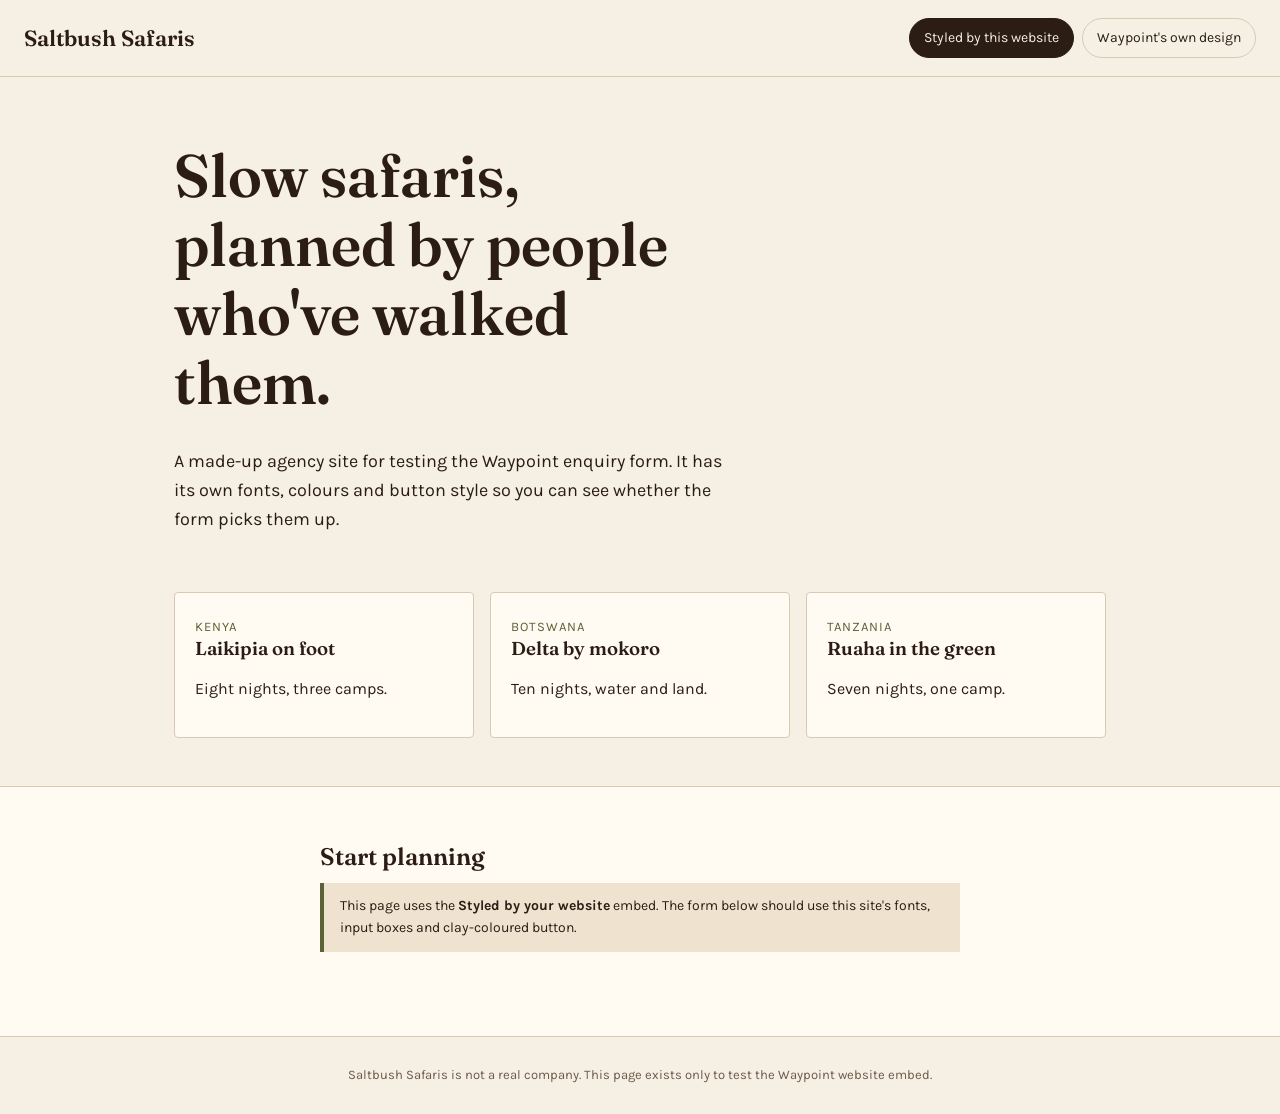
<file: index.html>
<!doctype html>
<html lang="en">
<head>
<meta charset="utf-8">
<meta name="viewport" content="width=device-width, initial-scale=1">
<meta name="robots" content="noindex, nofollow">
<title>Saltbush Safaris — embed test site</title>
<link rel="preconnect" href="https://fonts.googleapis.com">
<link href="https://fonts.googleapis.com/css2?family=Fraunces:opsz,wght@9..144,600&family=Karla:wght@400;700&display=swap" rel="stylesheet">
<link rel="stylesheet" href="site.css">
</head>
<body>
<header class="bar">
  <a class="brand" href="index.html">Saltbush Safaris</a>
  <nav aria-label="Embed version">
    <a href="index.html" aria-current="page">Styled by this website</a>
    <a href="classic.html">Waypoint's own design</a>
  </nav>
</header>
<main>
  <section class="hero">
    <h1>Slow safaris, planned by people who've walked them.</h1>
    <p>A made-up agency site for testing the Waypoint enquiry form. It has its own fonts, colours and button style so you can see whether the form picks them up.</p>
  </section>
  <section class="trips" aria-label="Sample trips">
    <div class="trip"><span>Kenya</span><h3>Laikipia on foot</h3><p>Eight nights, three camps.</p></div>
    <div class="trip"><span>Botswana</span><h3>Delta by mokoro</h3><p>Ten nights, water and land.</p></div>
    <div class="trip"><span>Tanzania</span><h3>Ruaha in the green</h3><p>Seven nights, one camp.</p></div>
  </section>
  <section class="enquiry">
    <div class="enquiry-inner">
      <h2>Start planning</h2>
      <p class="note">This page uses the <strong>Styled by your website</strong> embed. The form below should use this site's fonts, input boxes and clay-coloured button.</p>
      <div id="waypoint-form-01m20dnzkh6td6vww45t78f3wd"></div>
      <script src="https://app.startwaypoint.com/embed/form.js" data-form="01m20dnzkh6td6vww45t78f3wd"></script>
    </div>
  </section>
</main>
<footer>Saltbush Safaris is not a real company. This page exists only to test the Waypoint website embed.</footer>
</body>
</html>
</file>
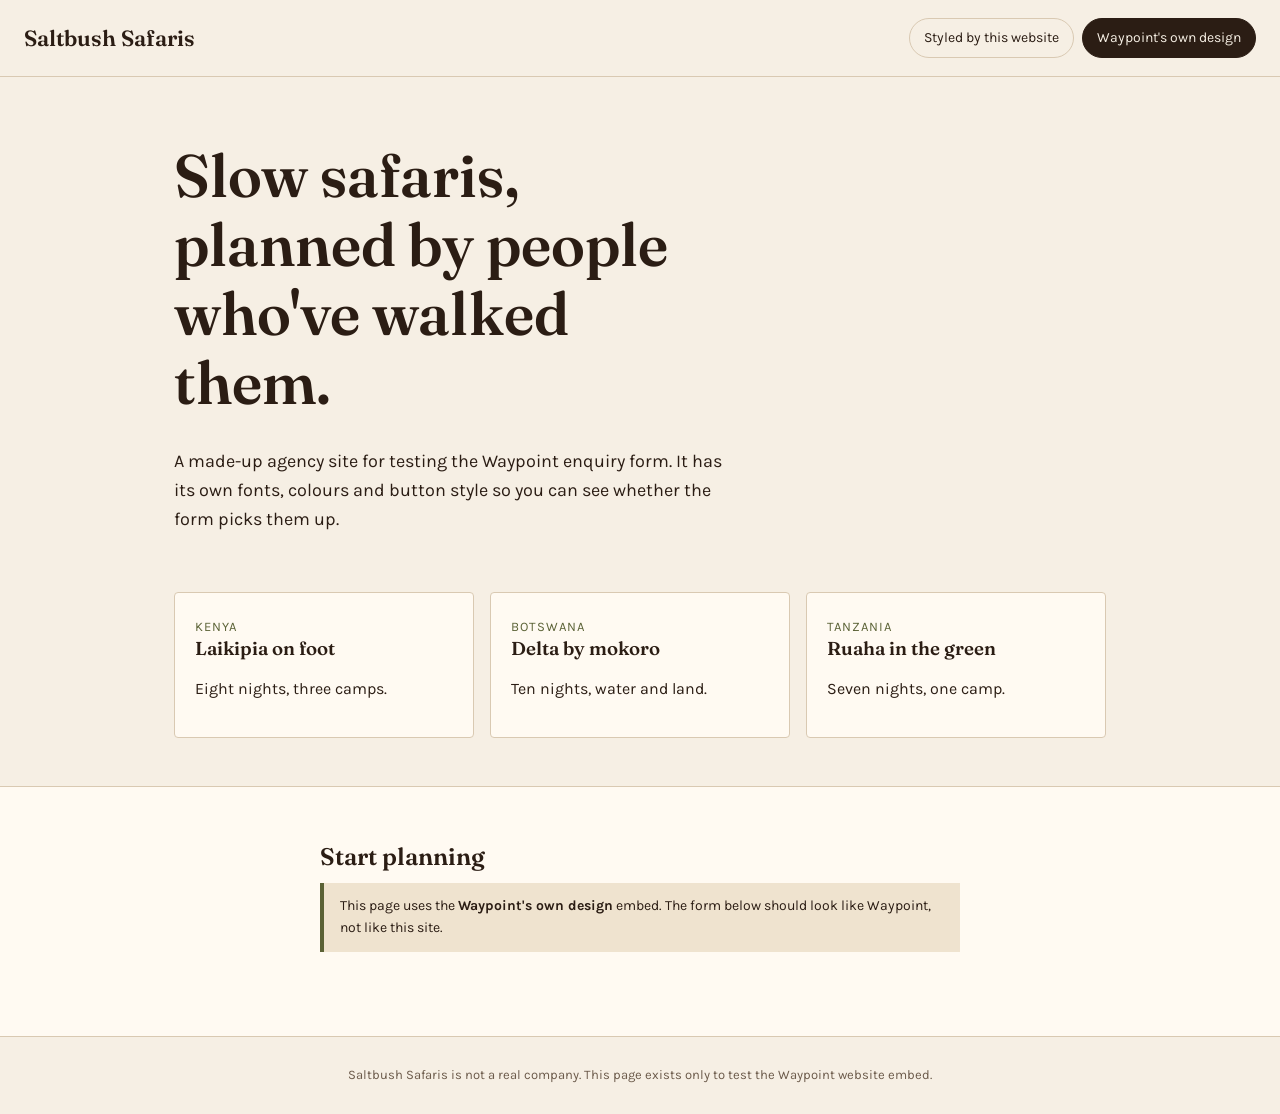
<file: classic.html>
<!doctype html>
<html lang="en">
<head>
<meta charset="utf-8">
<meta name="viewport" content="width=device-width, initial-scale=1">
<meta name="robots" content="noindex, nofollow">
<title>Saltbush Safaris — embed test site</title>
<link rel="preconnect" href="https://fonts.googleapis.com">
<link href="https://fonts.googleapis.com/css2?family=Fraunces:opsz,wght@9..144,600&family=Karla:wght@400;700&display=swap" rel="stylesheet">
<link rel="stylesheet" href="site.css">
</head>
<body>
<header class="bar">
  <a class="brand" href="index.html">Saltbush Safaris</a>
  <nav aria-label="Embed version">
    <a href="index.html">Styled by this website</a>
    <a href="classic.html" aria-current="page">Waypoint's own design</a>
  </nav>
</header>
<main>
  <section class="hero">
    <h1>Slow safaris, planned by people who've walked them.</h1>
    <p>A made-up agency site for testing the Waypoint enquiry form. It has its own fonts, colours and button style so you can see whether the form picks them up.</p>
  </section>
  <section class="trips" aria-label="Sample trips">
    <div class="trip"><span>Kenya</span><h3>Laikipia on foot</h3><p>Eight nights, three camps.</p></div>
    <div class="trip"><span>Botswana</span><h3>Delta by mokoro</h3><p>Ten nights, water and land.</p></div>
    <div class="trip"><span>Tanzania</span><h3>Ruaha in the green</h3><p>Seven nights, one camp.</p></div>
  </section>
  <section class="enquiry">
    <div class="enquiry-inner">
      <h2>Start planning</h2>
      <p class="note">This page uses the <strong>Waypoint's own design</strong> embed. The form below should look like Waypoint, not like this site.</p>
      <div id="waypoint-form-01m20dnzkh6td6vww45t78f3wd"></div>
      <script src="https://app.startwaypoint.com/embed.js" data-form="01m20dnzkh6td6vww45t78f3wd"></script>
    </div>
  </section>
</main>
<footer>Saltbush Safaris is not a real company. This page exists only to test the Waypoint website embed.</footer>
</body>
</html>
</file>
<file: site.css>
:root { --ink:#2b1d14; --sand:#f6efe4; --clay:#b4532a; --clay-dark:#8f3f1e; --olive:#5b6236; --line:#d9c9b2; }
* { box-sizing: border-box; }
body { margin:0; font-family:'Karla',sans-serif; color:var(--ink); background:var(--sand); line-height:1.6; }
h1,h2,h3 { font-family:'Fraunces',serif; font-weight:600; line-height:1.15; margin:0 0 .5em; }
a { color:var(--clay-dark); }
.bar { display:flex; flex-wrap:wrap; gap:12px 24px; align-items:center; justify-content:space-between; padding:18px 24px; border-bottom:1px solid var(--line); }
.brand { font-family:'Fraunces',serif; font-size:22px; font-weight:600; text-decoration:none; color:var(--ink); }
.bar nav { display:flex; flex-wrap:wrap; gap:8px; }
.bar nav a { text-decoration:none; padding:8px 14px; border-radius:999px; border:1px solid var(--line); font-size:14px; color:var(--ink); }
.bar nav a[aria-current="page"] { background:var(--ink); color:var(--sand); border-color:var(--ink); }
.hero { padding:64px 24px 40px; max-width:980px; margin:0 auto; }
.hero h1 { font-size:clamp(34px,6vw,60px); max-width:14ch; }
.hero p { font-size:18px; max-width:52ch; }
.trips { display:grid; grid-template-columns:repeat(auto-fit,minmax(220px,1fr)); gap:16px; max-width:980px; margin:0 auto; padding:0 24px 48px; }
.trip { background:#fffaf2; border:1px solid var(--line); border-radius:4px; padding:20px; }
.trip span { color:var(--olive); font-size:13px; letter-spacing:.08em; text-transform:uppercase; }
.enquiry { background:#fffaf2; border-top:1px solid var(--line); border-bottom:1px solid var(--line); padding:56px 24px; }
.enquiry-inner { max-width:640px; margin:0 auto; }
.note { font-size:14px; background:#efe3cf; border-left:4px solid var(--olive); padding:12px 16px; margin:0 0 28px; }
/* The site's own form styling: plain element rules, as a real agency site would have. */
.enquiry label { font-weight:700; font-size:14px; letter-spacing:.02em; }
.enquiry input, .enquiry select, .enquiry textarea { font:inherit; color:inherit; width:100%; padding:12px 14px; background:#fff; border:1px solid var(--line); border-radius:2px; }
.enquiry input[type="checkbox"], .enquiry input[type="radio"] { width:auto; }
.enquiry input:focus, .enquiry select:focus, .enquiry textarea:focus { outline:2px solid var(--clay); outline-offset:1px; }
.enquiry button { font:inherit; font-weight:700; letter-spacing:.06em; text-transform:uppercase; padding:14px 28px; background:var(--clay); color:#fff; border:0; border-radius:2px; cursor:pointer; }
.enquiry button:hover { background:var(--clay-dark); }
footer { padding:28px 24px; font-size:13px; text-align:center; color:#6b5a4a; }
</file>
